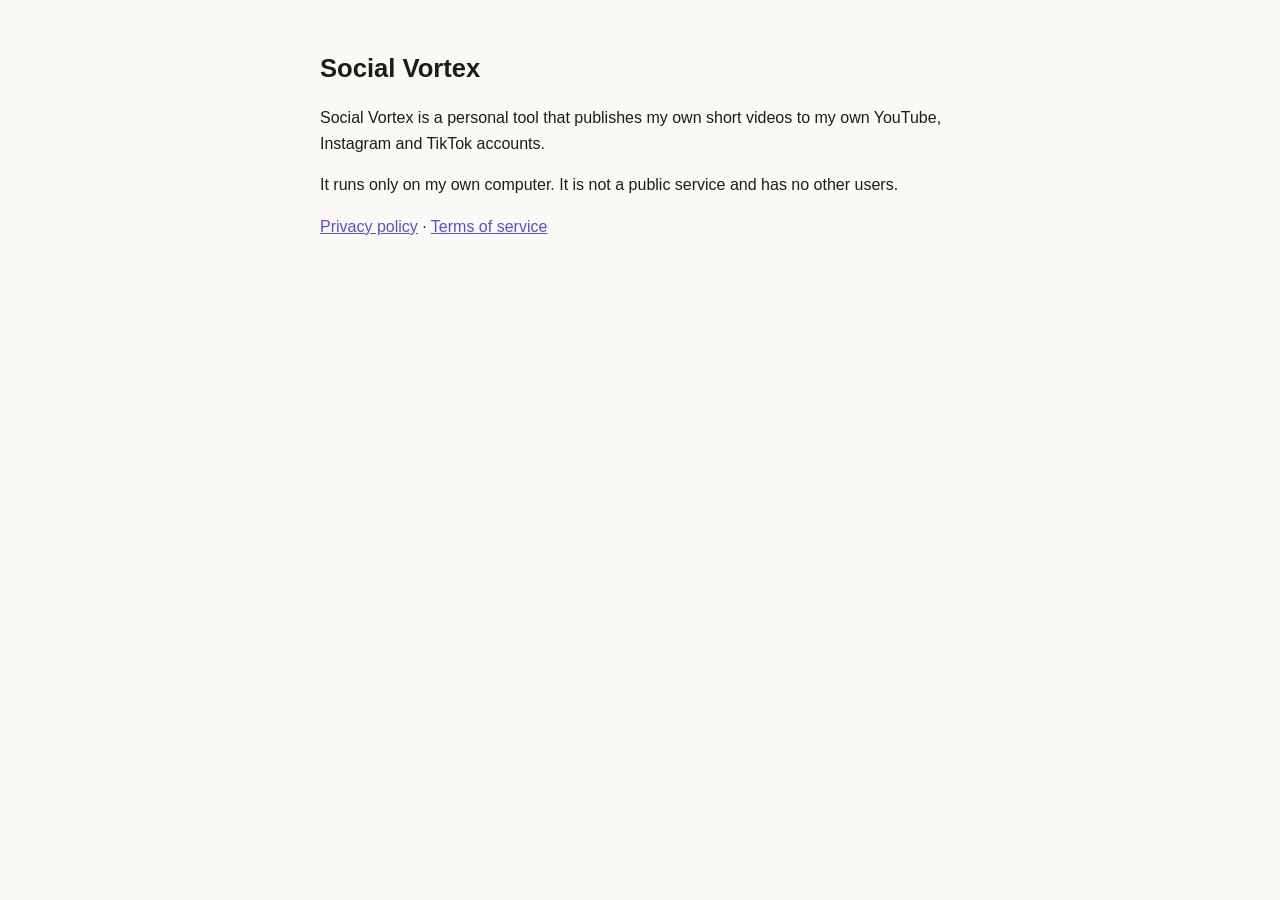
<file: index.html>
<!doctype html>
<html lang="en">
<head>
<meta charset="utf-8"><meta name="viewport" content="width=device-width, initial-scale=1">
<title>Social Vortex</title>
<link rel="stylesheet" href="style.css">
</head>
<body><main>
<h1>Social Vortex</h1>
<p>Social Vortex is a personal tool that publishes my own short videos to my own YouTube, Instagram and TikTok accounts.</p>
<p>It runs only on my own computer. It is not a public service and has no other users.</p>
<p><a href="privacy.html">Privacy policy</a> · <a href="terms.html">Terms of service</a></p>
</main></body>
</html>
</file>
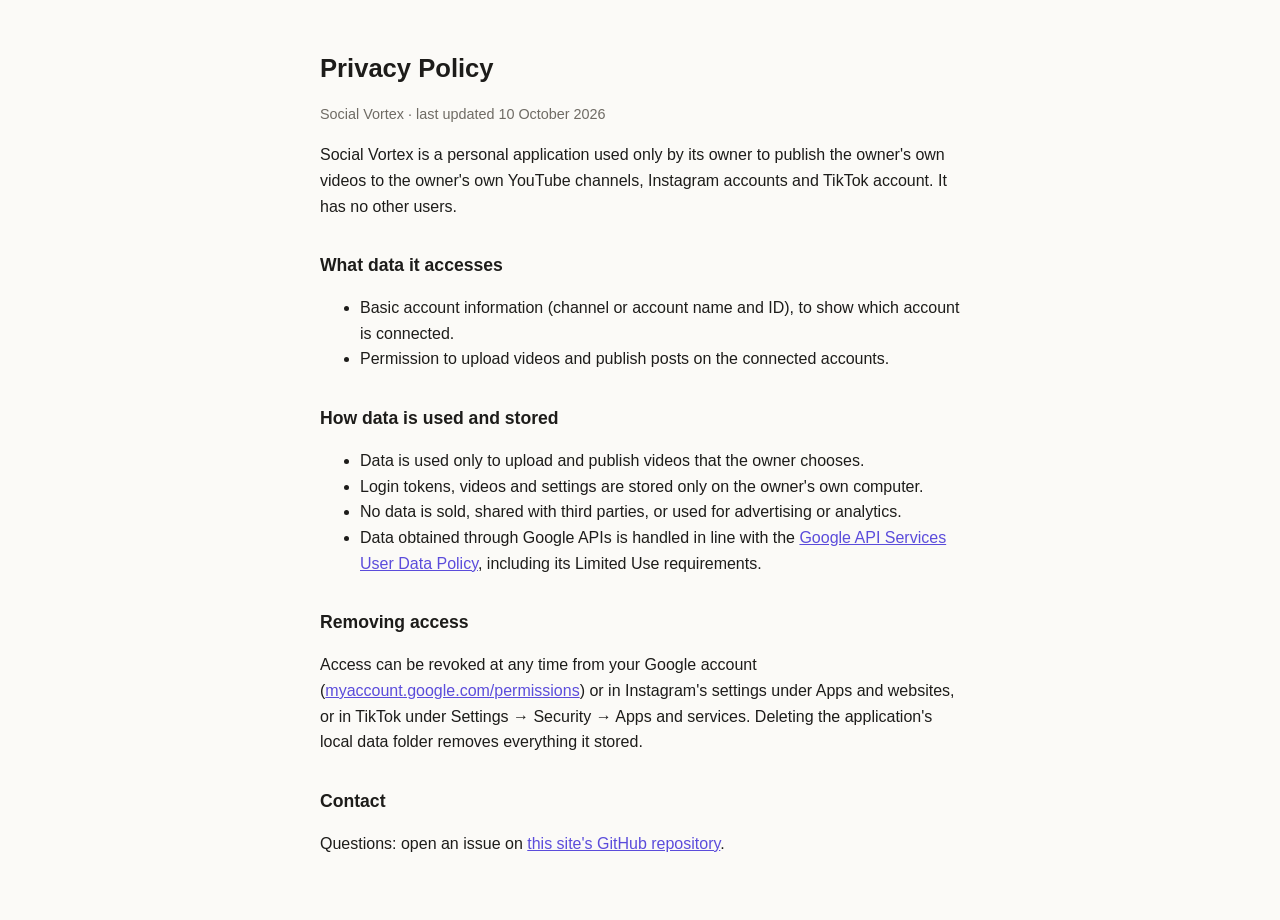
<file: privacy.html>
<!doctype html>
<html lang="en">
<head>
<meta charset="utf-8"><meta name="viewport" content="width=device-width, initial-scale=1">
<title>Privacy Policy</title>
<link rel="stylesheet" href="style.css">
</head>
<body><main>
<h1>Privacy Policy</h1>
<p class="muted">Social Vortex · last updated 10 October 2026</p>

<p>Social Vortex is a personal application used only by its owner to publish the owner's own videos
to the owner's own YouTube channels, Instagram accounts and TikTok account. It has no other users.</p>

<h2>What data it accesses</h2>
<ul>
  <li>Basic account information (channel or account name and ID), to show which account is connected.</li>
  <li>Permission to upload videos and publish posts on the connected accounts.</li>
</ul>

<h2>How data is used and stored</h2>
<ul>
  <li>Data is used only to upload and publish videos that the owner chooses.</li>
  <li>Login tokens, videos and settings are stored only on the owner's own computer.</li>
  <li>No data is sold, shared with third parties, or used for advertising or analytics.</li>
  <li>Data obtained through Google APIs is handled in line with the
    <a href="https://developers.google.com/terms/api-services-user-data-policy">Google API Services User Data Policy</a>,
    including its Limited Use requirements.</li>
</ul>

<h2>Removing access</h2>
<p>Access can be revoked at any time from your Google account
(<a href="https://myaccount.google.com/permissions">myaccount.google.com/permissions</a>) or in Instagram's
settings under Apps and websites, or in TikTok under Settings → Security → Apps and services. Deleting the application's local data folder removes everything it stored.</p>

<h2>Contact</h2>
<p>Questions: open an issue on <a href="https://github.com/gekibul/social-vortex-site">this site's GitHub repository</a>.</p>
</main></body>
</html>
</file>
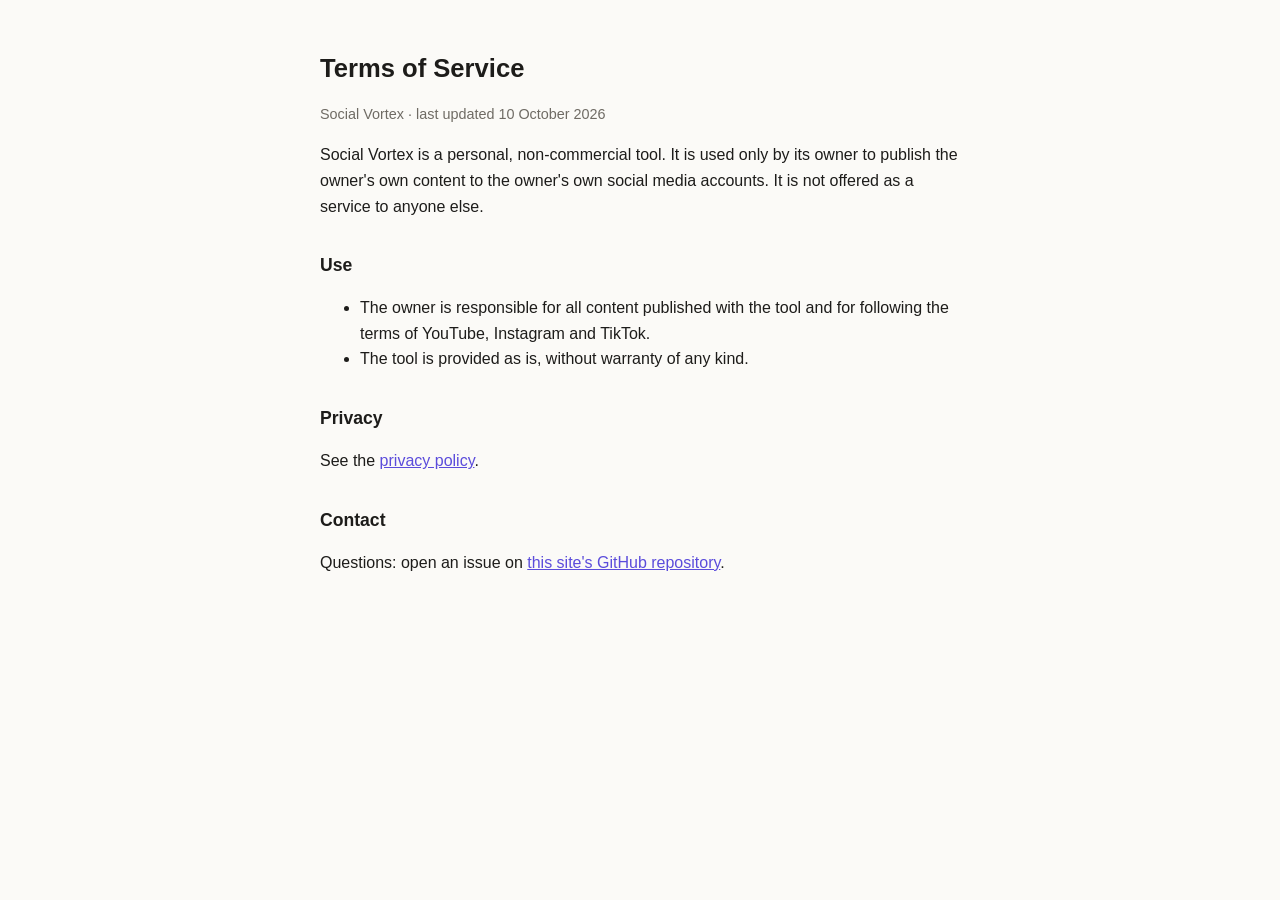
<file: terms.html>
<!doctype html>
<html lang="en">
<head>
<meta charset="utf-8"><meta name="viewport" content="width=device-width, initial-scale=1">
<title>Terms of Service</title>
<link rel="stylesheet" href="style.css">
</head>
<body><main>
<h1>Terms of Service</h1>
<p class="muted">Social Vortex · last updated 10 October 2026</p>
<p>Social Vortex is a personal, non-commercial tool. It is used only by its owner to publish the owner's
own content to the owner's own social media accounts. It is not offered as a service to anyone else.</p>
<h2>Use</h2>
<ul>
  <li>The owner is responsible for all content published with the tool and for following the terms of
    YouTube, Instagram and TikTok.</li>
  <li>The tool is provided as is, without warranty of any kind.</li>
</ul>
<h2>Privacy</h2>
<p>See the <a href="privacy.html">privacy policy</a>.</p>
<h2>Contact</h2>
<p>Questions: open an issue on <a href="https://github.com/gekibul/social-vortex-site">this site's GitHub repository</a>.</p>
</main></body>
</html>
</file>
<file: style.css>
:root { --bg:#fbfaf7; --text:#1d1c1a; --muted:#6f6b64; --accent:#5b4cdb; color-scheme: light; }
@media (prefers-color-scheme: dark) { :root { --bg:#141413; --text:#eceae5; --muted:#9b968d; --accent:#8b7ff0; color-scheme: dark; } }
body { margin:0; background:var(--bg); color:var(--text); font:16px/1.6 -apple-system, BlinkMacSystemFont, "Segoe UI", sans-serif; }
main { max-width:640px; margin:0 auto; padding:48px 16px; }
h1 { font-size:1.6rem; margin:0 0 .5rem; } h2 { font-size:1.1rem; margin-top:2rem; }
p, li { color:var(--text); } .muted { color:var(--muted); font-size:.9rem; } a { color:var(--accent); }
</file>
